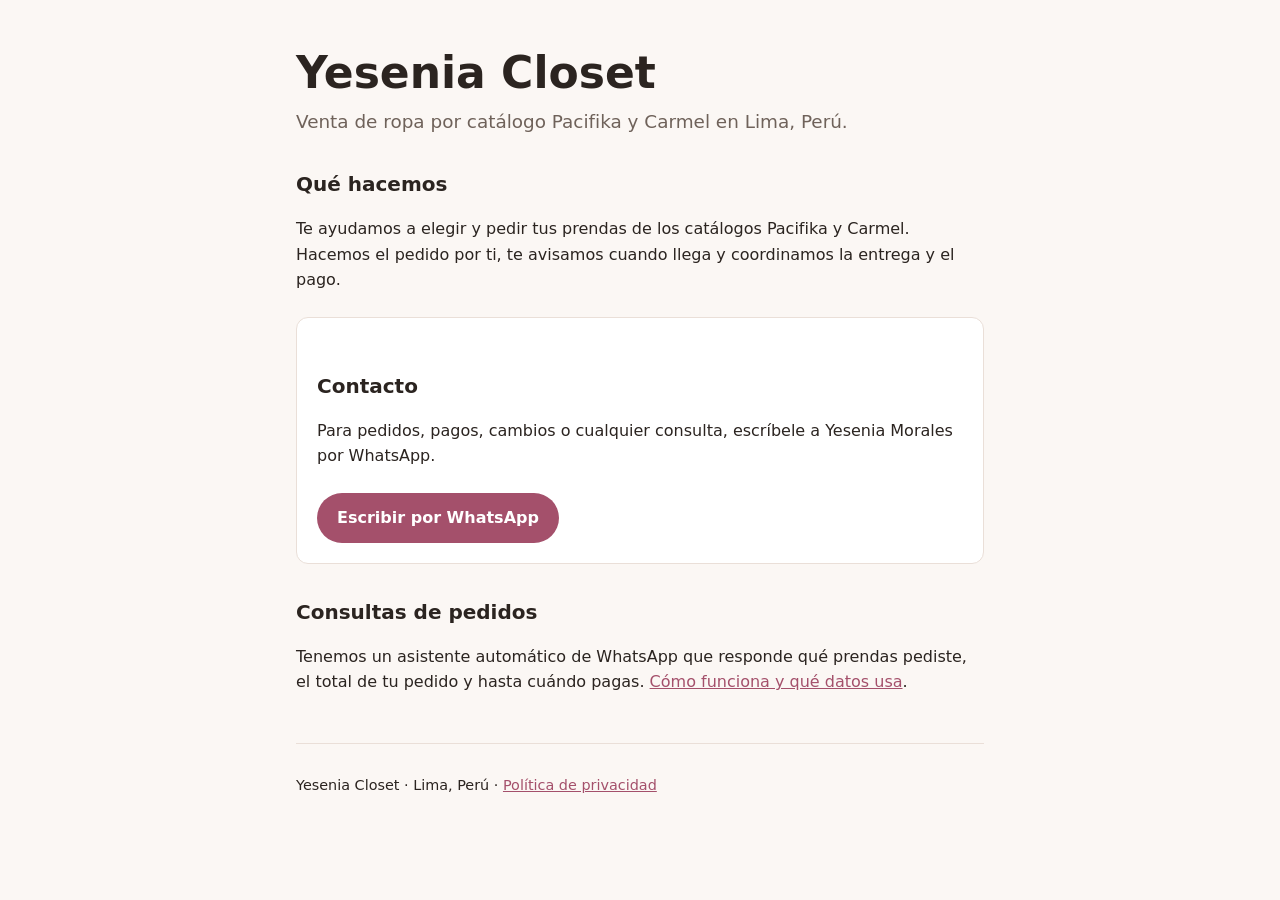
<file: index.html>
<!doctype html>
<html lang="es-PE">
<head>
  <meta charset="utf-8">
  <meta name="viewport" content="width=device-width, initial-scale=1">
  <title>Yesenia Closet</title>
  <meta name="description" content="Venta de ropa por catálogo Pacifika y Carmel en Lima, Perú.">
  <link rel="stylesheet" href="styles.css">
</head>
<body>
  <main>
    <header>
      <h1>Yesenia Closet</h1>
      <p class="lead">Venta de ropa por catálogo Pacifika y Carmel en Lima, Perú.</p>
    </header>

    <section>
      <h2>Qué hacemos</h2>
      <p>
        Te ayudamos a elegir y pedir tus prendas de los catálogos Pacifika y Carmel. Hacemos el pedido por ti,
        te avisamos cuando llega y coordinamos la entrega y el pago.
      </p>
    </section>

    <section class="card">
      <h2>Contacto</h2>
      <p>Para pedidos, pagos, cambios o cualquier consulta, escríbele a Yesenia Morales por WhatsApp.</p>
      <a class="button" href="https://wa.me/51900713218">Escribir por WhatsApp</a>
    </section>

    <section>
      <h2>Consultas de pedidos</h2>
      <p>
        Tenemos un asistente automático de WhatsApp que responde qué prendas pediste, el total de tu pedido y
        hasta cuándo pagas. <a href="privacidad.html">Cómo funciona y qué datos usa</a>.
      </p>
    </section>

    <footer>
      <p>Yesenia Closet · Lima, Perú · <a href="privacidad.html">Política de privacidad</a></p>
    </footer>
  </main>
</body>
</html>
</file>
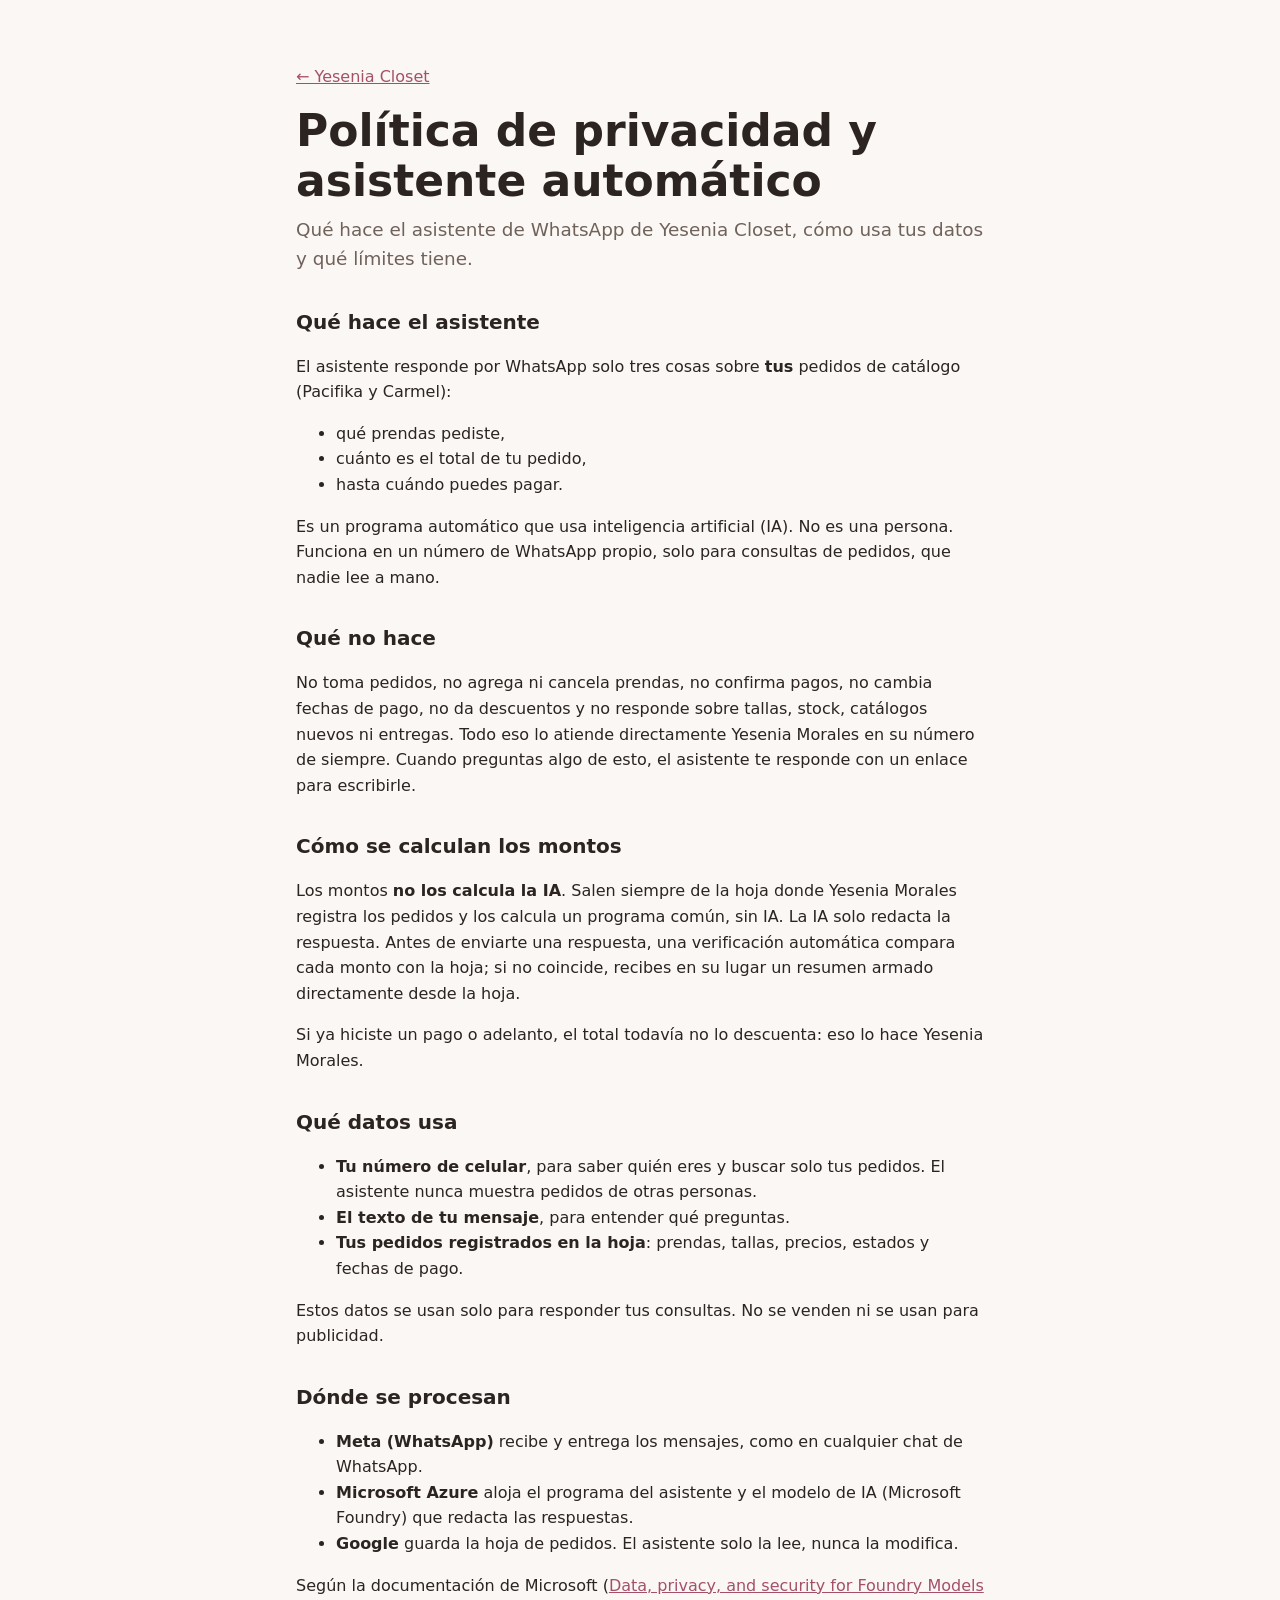
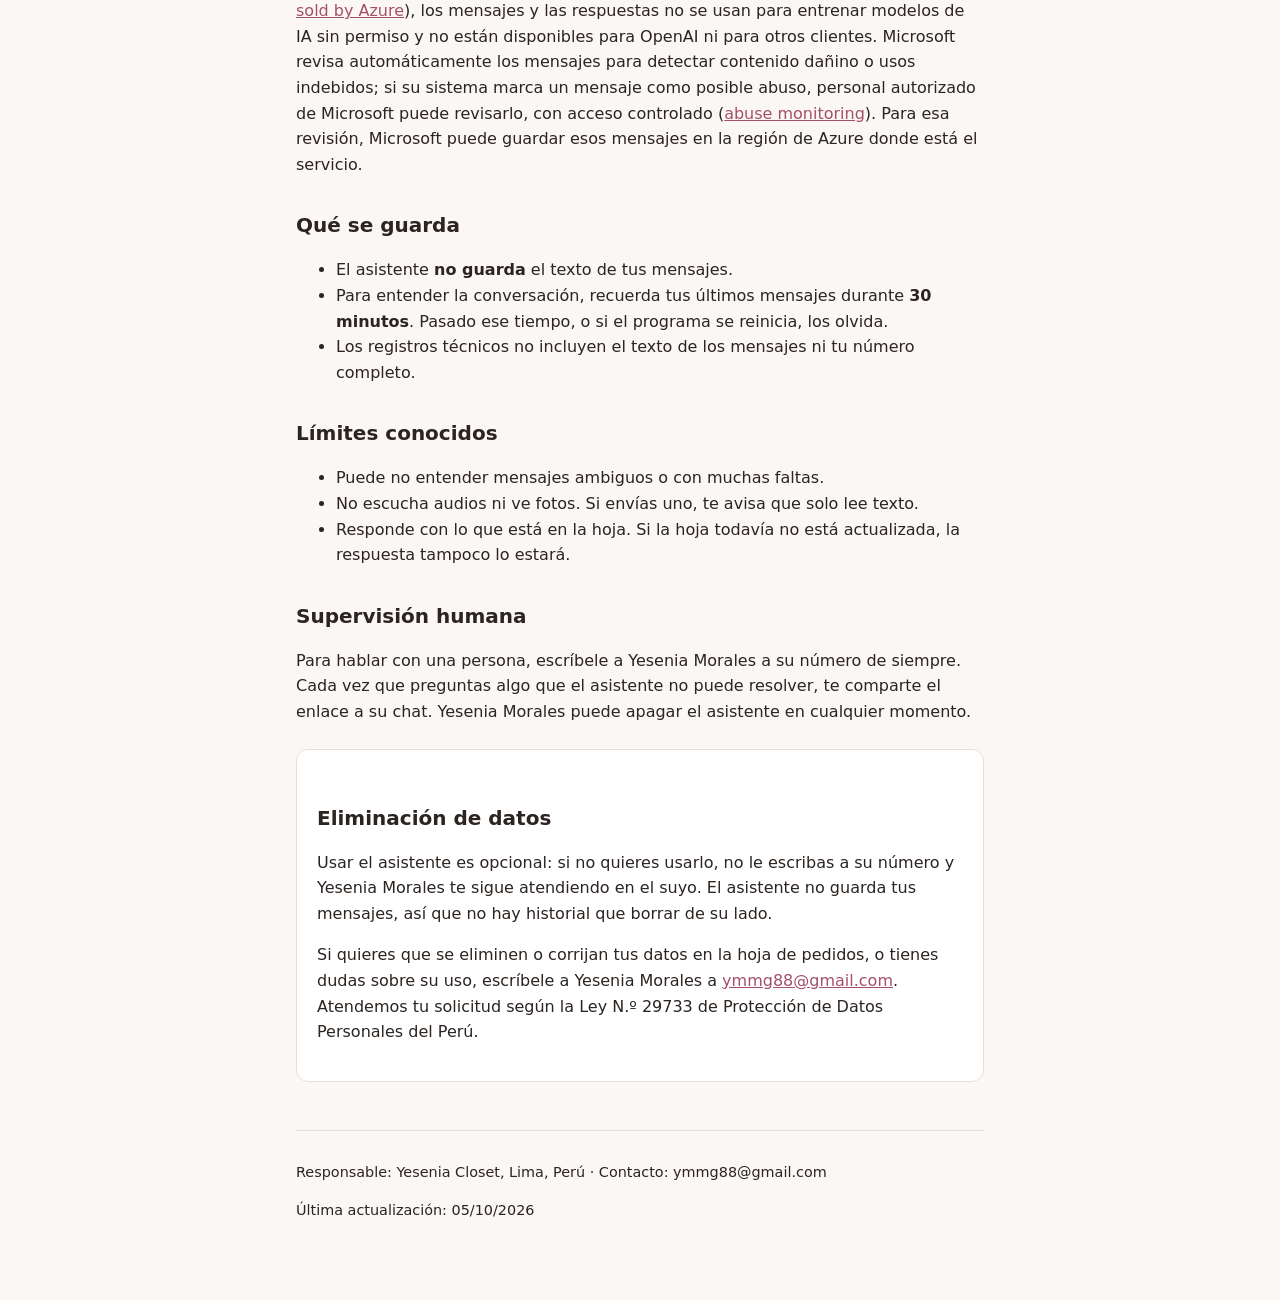
<file: privacidad.html>
<!doctype html>
<html lang="es-PE">
<head>
  <meta charset="utf-8">
  <meta name="viewport" content="width=device-width, initial-scale=1">
  <title>Política de privacidad · Yesenia Closet</title>
  <meta name="description" content="Cómo funciona el asistente automático de WhatsApp de Yesenia Closet y qué datos usa.">
  <link rel="stylesheet" href="styles.css">
</head>
<body>
  <main>
    <header>
      <p><a href="./">← Yesenia Closet</a></p>
      <h1>Política de privacidad y asistente automático</h1>
      <p class="lead">Qué hace el asistente de WhatsApp de Yesenia Closet, cómo usa tus datos y qué límites tiene.</p>
    </header>

    <section>
      <h2>Qué hace el asistente</h2>
      <p>El asistente responde por WhatsApp solo tres cosas sobre <strong>tus</strong> pedidos de catálogo (Pacifika y Carmel):</p>
      <ul>
        <li>qué prendas pediste,</li>
        <li>cuánto es el total de tu pedido,</li>
        <li>hasta cuándo puedes pagar.</li>
      </ul>
      <p>
        Es un programa automático que usa inteligencia artificial (IA). No es una persona. Funciona en un número de
        WhatsApp propio, solo para consultas de pedidos, que nadie lee a mano.
      </p>
    </section>

    <section>
      <h2>Qué no hace</h2>
      <p>
        No toma pedidos, no agrega ni cancela prendas, no confirma pagos, no cambia fechas de pago, no da descuentos y no
        responde sobre tallas, stock, catálogos nuevos ni entregas. Todo eso lo atiende directamente Yesenia Morales
        en su número de siempre. Cuando preguntas algo de esto, el asistente te responde con un enlace para escribirle.
      </p>
    </section>

    <section>
      <h2>Cómo se calculan los montos</h2>
      <p>
        Los montos <strong>no los calcula la IA</strong>. Salen siempre de la hoja donde Yesenia Morales registra los
        pedidos y los calcula un programa común, sin IA. La IA solo redacta la respuesta. Antes de enviarte una respuesta,
        una verificación automática compara cada monto con la hoja; si no coincide, recibes en su lugar un resumen armado
        directamente desde la hoja.
      </p>
      <p>Si ya hiciste un pago o adelanto, el total todavía no lo descuenta: eso lo hace Yesenia Morales.</p>
    </section>

    <section>
      <h2>Qué datos usa</h2>
      <ul>
        <li><strong>Tu número de celular</strong>, para saber quién eres y buscar solo tus pedidos. El asistente nunca muestra pedidos de otras personas.</li>
        <li><strong>El texto de tu mensaje</strong>, para entender qué preguntas.</li>
        <li><strong>Tus pedidos registrados en la hoja</strong>: prendas, tallas, precios, estados y fechas de pago.</li>
      </ul>
      <p>Estos datos se usan solo para responder tus consultas. No se venden ni se usan para publicidad.</p>
    </section>

    <section>
      <h2>Dónde se procesan</h2>
      <ul>
        <li><strong>Meta (WhatsApp)</strong> recibe y entrega los mensajes, como en cualquier chat de WhatsApp.</li>
        <li><strong>Microsoft Azure</strong> aloja el programa del asistente y el modelo de IA (Microsoft Foundry) que redacta las respuestas.</li>
        <li><strong>Google</strong> guarda la hoja de pedidos. El asistente solo la lee, nunca la modifica.</li>
      </ul>
      <p>
        Según la documentación de Microsoft
        (<a href="https://learn.microsoft.com/en-us/azure/foundry/responsible-ai/openai/data-privacy">Data, privacy, and security for Foundry Models sold by Azure</a>),
        los mensajes y las respuestas no se usan para entrenar modelos de IA sin permiso y no están disponibles para OpenAI
        ni para otros clientes. Microsoft revisa automáticamente los mensajes para detectar contenido dañino o usos
        indebidos; si su sistema marca un mensaje como posible abuso, personal autorizado de Microsoft puede revisarlo, con
        acceso controlado (<a href="https://learn.microsoft.com/en-us/azure/foundry/openai/concepts/abuse-monitoring">abuse monitoring</a>).
        Para esa revisión, Microsoft puede guardar esos mensajes en la región de Azure donde está el servicio.
      </p>
    </section>

    <section>
      <h2>Qué se guarda</h2>
      <ul>
        <li>El asistente <strong>no guarda</strong> el texto de tus mensajes.</li>
        <li>Para entender la conversación, recuerda tus últimos mensajes durante <strong>30 minutos</strong>. Pasado ese tiempo, o si el programa se reinicia, los olvida.</li>
        <li>Los registros técnicos no incluyen el texto de los mensajes ni tu número completo.</li>
      </ul>
    </section>

    <section>
      <h2>Límites conocidos</h2>
      <ul>
        <li>Puede no entender mensajes ambiguos o con muchas faltas.</li>
        <li>No escucha audios ni ve fotos. Si envías uno, te avisa que solo lee texto.</li>
        <li>Responde con lo que está en la hoja. Si la hoja todavía no está actualizada, la respuesta tampoco lo estará.</li>
      </ul>
    </section>

    <section>
      <h2>Supervisión humana</h2>
      <p>
        Para hablar con una persona, escríbele a Yesenia Morales a su número de siempre. Cada vez que preguntas algo que
        el asistente no puede resolver, te comparte el enlace a su chat. Yesenia Morales puede apagar el asistente en
        cualquier momento.
      </p>
    </section>

    <section id="eliminacion-de-datos" class="card">
      <h2>Eliminación de datos</h2>
      <p>
        Usar el asistente es opcional: si no quieres usarlo, no le escribas a su número y Yesenia Morales te sigue
        atendiendo en el suyo. El asistente no guarda tus mensajes, así que no hay historial que borrar de su lado.
      </p>
      <p>
        Si quieres que se eliminen o corrijan tus datos en la hoja de pedidos, o tienes dudas sobre su uso, escríbele a
        Yesenia Morales a <a href="mailto:ymmg88@gmail.com">ymmg88@gmail.com</a>. Atendemos tu solicitud según la Ley N.º 29733 de Protección
        de Datos Personales del Perú.
      </p>
    </section>

    <footer>
      <p>Responsable: Yesenia Closet, Lima, Perú · Contacto: ymmg88@gmail.com</p>
      <p>Última actualización: 05/10/2026</p>
    </footer>
  </main>
</body>
</html>
</file>
<file: styles.css>
:root {
  --bg: #fbf7f4;
  --surface: #ffffff;
  --text: #2b2420;
  --muted: #6f625a;
  --accent: #a4506b;
  --accent-text: #ffffff;
  --border: #eadfd8;
  color-scheme: light;
}

@media (prefers-color-scheme: dark) {
  :root {
    --bg: #1b1715;
    --surface: #25201d;
    --text: #f2ebe6;
    --muted: #b9aca4;
    --accent: #e08aa6;
    --accent-text: #1b1715;
    --border: #3a322d;
    color-scheme: dark;
  }
}

* {
  box-sizing: border-box;
}

body {
  margin: 0;
  background: var(--bg);
  color: var(--text);
  font-family: system-ui, -apple-system, "Segoe UI", Roboto, sans-serif;
  line-height: 1.6;
}

main {
  max-width: 720px;
  margin: 0 auto;
  padding: 48px 16px 64px;
}

header {
  margin-bottom: 32px;
}

h1 {
  font-size: clamp(2rem, 6vw, 2.75rem);
  line-height: 1.15;
  margin: 0 0 8px;
}

h2 {
  font-size: 1.25rem;
  margin: 32px 0 8px;
}

p,
li {
  color: var(--text);
}

.lead {
  font-size: 1.15rem;
  color: var(--muted);
  margin: 0;
}

.card {
  background: var(--surface);
  border: 1px solid var(--border);
  border-radius: 12px;
  padding: 20px;
  margin-top: 24px;
}

.button {
  display: inline-block;
  background: var(--accent);
  color: var(--accent-text);
  text-decoration: none;
  font-weight: 600;
  padding: 12px 20px;
  border-radius: 999px;
  margin-top: 8px;
}

a {
  color: var(--accent);
}

footer {
  margin-top: 48px;
  padding-top: 16px;
  border-top: 1px solid var(--border);
  color: var(--muted);
  font-size: 0.9rem;
}
</file>
